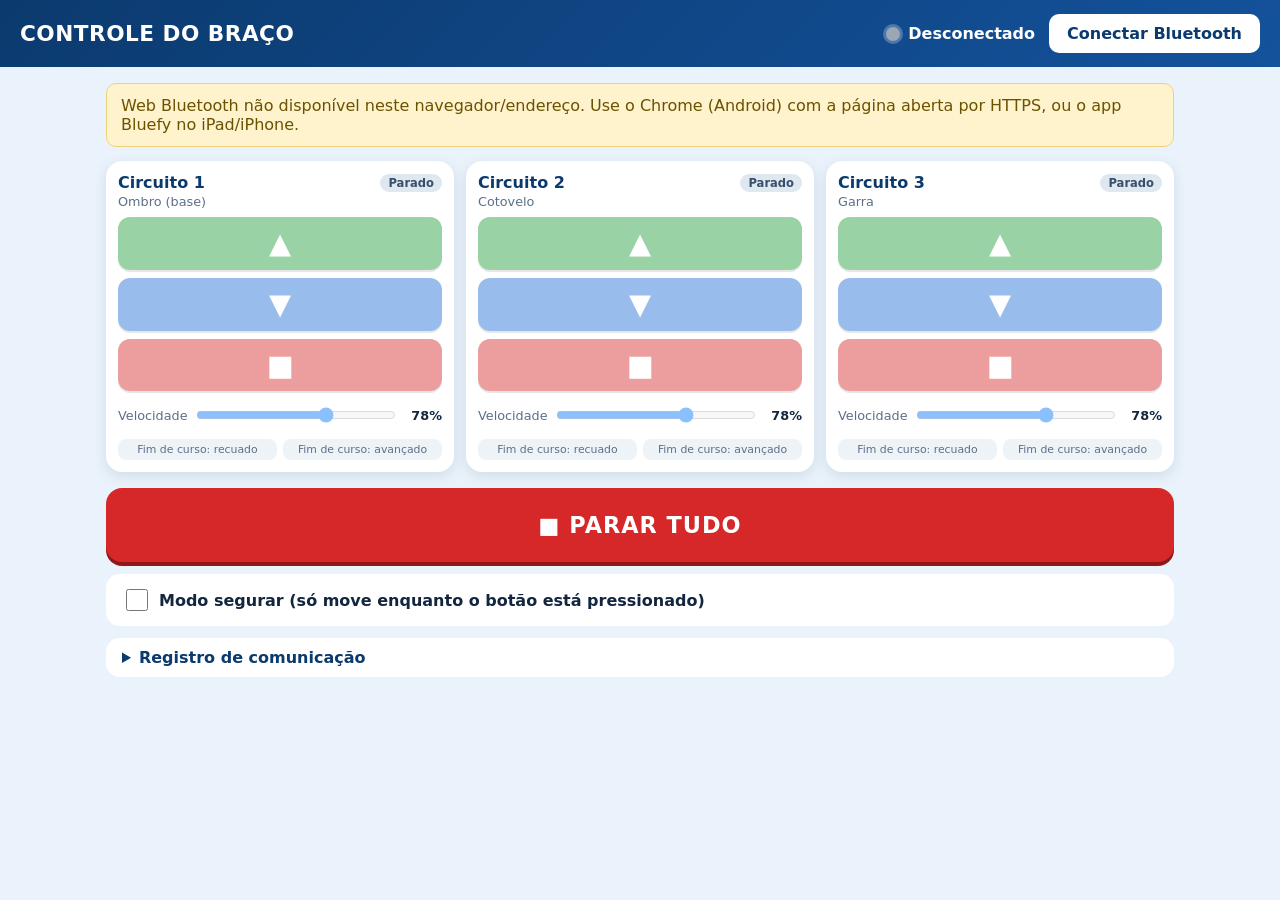
<file: ASP/Claude-ESP32/index.html>
<!doctype html>
<html lang="pt-BR">
<head>
<meta charset="utf-8">
<meta name="viewport" content="width=device-width, initial-scale=1, maximum-scale=1, user-scalable=no">
<meta name="theme-color" content="#0b3a6e">
<title>Controle do Braço</title>
<style>
  :root {
    --azul-escuro: #0b3a6e;
    --azul: #1d6fd8;
    --verde: #1f9d3a;
    --vermelho: #d62828;
    --fundo: #eaf3fb;
    --card: #ffffff;
    --texto: #12263f;
    --suave: #5b7088;
  }
  * { box-sizing: border-box; -webkit-tap-highlight-color: transparent; }
  html, body { margin: 0; background: var(--fundo); color: var(--texto);
    font-family: system-ui, -apple-system, "Segoe UI", Roboto, sans-serif; }
  body { min-height: 100vh; user-select: none; -webkit-user-select: none; }

  header { background: linear-gradient(135deg, var(--azul-escuro), #14529c); color: #fff;
    padding: 14px 20px; display: flex; align-items: center; gap: 14px; flex-wrap: wrap; }
  header h1 { margin: 0; font-size: 1.35rem; letter-spacing: .5px; flex: 1 1 auto; }
  .status { display: flex; align-items: center; gap: 8px; font-weight: 600; }
  .dot { width: 14px; height: 14px; border-radius: 50%; background: #9aa7b5; box-shadow: 0 0 0 3px rgba(255,255,255,.25); }
  .dot.on { background: #35d05a; }
  .dot.wait { background: #f4b400; }

  button { font: inherit; border: 0; cursor: pointer; touch-action: manipulation; }
  #btnConectar { background: #fff; color: var(--azul-escuro); padding: 10px 18px; border-radius: 10px; font-weight: 700; }
  #btnConectar:active { transform: scale(.97); }

  main { padding: 16px; max-width: 1100px; margin: 0 auto; }
  .aviso { background: #fff3cd; border: 1px solid #f0d27a; color: #6b5200; padding: 12px 14px;
    border-radius: 10px; margin-bottom: 14px; display: none; }

  .grade { display: grid; grid-template-columns: repeat(3, minmax(0, 1fr)); gap: 12px; }
  .card { background: var(--card); border-radius: 16px; padding: 12px; box-shadow: 0 4px 14px rgba(11,58,110,.12); min-width: 0; }
  .card h2 { margin: 0 0 2px; font-size: 1rem; color: var(--azul-escuro); display: flex; justify-content: space-between; align-items: center; gap: 6px; flex-wrap: wrap; }
  .nome { font-size: .8rem; color: var(--suave); margin-bottom: 6px; }
  .badge { font-size: .72rem; padding: 2px 8px; border-radius: 999px; background: #dfe7ef; color: #38506b; font-weight: 700; }
  .badge.f { background: #cfeed6; color: #11662a; }
  .badge.r { background: #cfe0fa; color: #134a9a; }

  .botoes { display: flex; flex-direction: column; gap: 8px; margin: 8px 0; }
  .botoes button { padding: 12px 8px; border-radius: 12px; color: #fff; font-weight: 800; font-size: .95rem;
    box-shadow: 0 2px 0 rgba(0,0,0,.2); display: flex; align-items: center; justify-content: center; gap: 8px; }
  .botoes button:active, .botoes button.ativo { transform: translateY(2px); box-shadow: none; filter: brightness(1.12); }
  .b-f { background: var(--verde); }
  .b-r { background: var(--azul); }
  .b-s { background: var(--vermelho); }
  .botoes button small { display: inline-block; font-size: 1.8rem; line-height: 1; margin: 0; pointer-events: none; }

  .vel { display: flex; align-items: center; gap: 6px; font-size: .8rem; color: var(--suave); }
  .vel input { flex: 1; min-width: 0; height: 28px; }
  .vel b { min-width: 38px; text-align: right; color: var(--texto); }

  .limites { display: flex; gap: 6px; margin-top: 8px; font-size: .68rem; }
  .lim { flex: 1; text-align: center; padding: 4px 2px; border-radius: 8px; background: #eef3f8; color: var(--suave); }
  .lim.hit { background: #fde2e2; color: #a01616; font-weight: 700; }

  .rodape { margin-top: 16px; display: grid; grid-template-columns: 1fr; gap: 12px; }
  #btnParaTudo { background: var(--vermelho); color: #fff; padding: 24px; border-radius: 16px;
    font-size: 1.4rem; font-weight: 900; letter-spacing: 1px; box-shadow: 0 4px 0 #8f1717; }
  #btnParaTudo:active { transform: translateY(3px); box-shadow: none; }
  .opcoes { background: var(--card); border-radius: 14px; padding: 12px 16px; display: flex; gap: 20px; flex-wrap: wrap; align-items: center; }
  .opcoes label { display: flex; gap: 8px; align-items: center; font-weight: 600; }
  .opcoes input[type=checkbox] { width: 22px; height: 22px; }

  details { background: var(--card); border-radius: 14px; padding: 10px 16px; }
  summary { cursor: pointer; font-weight: 700; color: var(--azul-escuro); }
  #log { font-family: ui-monospace, Menlo, Consolas, monospace; font-size: .8rem; max-height: 180px; overflow: auto;
    margin-top: 8px; white-space: pre-wrap; user-select: text; -webkit-user-select: text; color: #26415f; }
  #log .err { color: #b3261e; }
  #log .rx { color: #0f6b2c; }

  body.desconectado .botoes button, body.desconectado .vel input { opacity: .45; }
</style>
</head>
<body class="desconectado">

<header>
  <h1>CONTROLE DO BRAÇO</h1>
  <div class="status"><span class="dot" id="dot"></span><span id="txtStatus">Desconectado</span></div>
  <button id="btnConectar">Conectar Bluetooth</button>
</header>

<main>
  <div class="aviso" id="aviso"></div>

  <section class="grade" id="grade"></section>

  <section class="rodape">
    <button id="btnParaTudo">■ PARAR TUDO</button>
    <div class="opcoes">
      <label><input type="checkbox" id="chkSegurar"> Modo segurar (só move enquanto o botão está pressionado)</label>
    </div>
    <details>
      <summary>Registro de comunicação</summary>
      <div id="log"></div>
    </details>
  </section>
</main>

<script>
(() => {
  'use strict';

  // ---- Configuração -------------------------------------------------
  // Nordic UART Service, o mesmo configurado no firmware do ESP32
  const SERVICE_UUID  = '6e400001-b5a3-f393-e0a9-e50e24dcca9e';
  const CHAR_RX_UUID  = '6e400002-b5a3-f393-e0a9-e50e24dcca9e';   // tablet -> ESP32 (escrita)
  const CHAR_TX_UUID  = '6e400003-b5a3-f393-e0a9-e50e24dcca9e';   // ESP32 -> tablet (notificação)
  const NOME_BLE      = 'Braco';                                  // nome anunciado pelo ESP32
  const NOMES = ['Ombro (base)', 'Cotovelo', 'Garra'];   // edite como preferir
  const HEARTBEAT_MS = 500;             // o Arduino para tudo se ficar ~1,5 s sem sinal

  // ---- Estado --------------------------------------------------------
  let device = null, characteristic = null, txChar = null;
  let fila = Promise.resolve();
  let rxBuf = '';
  let heartbeat = null;
  const motores = NOMES.map(() => ({ dir: 0, pwm: 200, fcMin: false, fcMax: false }));

  const $ = (id) => document.getElementById(id);
  const grade = $('grade');

  // ---- Interface -------------------------------------------------------
  NOMES.forEach((nome, i) => {
    const n = i + 1;
    const card = document.createElement('div');
    card.className = 'card';
    card.innerHTML = `
      <h2>Circuito ${n} <span class="badge" id="badge${n}">Parado</span></h2>
      <div class="nome">${nome}</div>
      <div class="botoes">
        <button class="b-f" data-m="${n}" data-c="F" aria-label="Avançar" title="Avançar"><small>▲</small></button>
        <button class="b-r" data-m="${n}" data-c="R" aria-label="Recuar" title="Recuar"><small>▼</small></button>
        <button class="b-s" data-m="${n}" data-c="S" aria-label="Parar" title="Parar"><small>■</small></button>
      </div>
      <div class="vel">Velocidade
        <input type="range" min="35" max="100" value="78" id="vel${n}">
        <b id="velTxt${n}">78%</b>
      </div>
      <div class="limites">
        <div class="lim" id="limMin${n}">Fim de curso: recuado</div>
        <div class="lim" id="limMax${n}">Fim de curso: avançado</div>
      </div>`;
    grade.appendChild(card);
  });

  function atualizarUI(n) {
    const m = motores[n - 1];
    const b = $('badge' + n);
    b.className = 'badge' + (m.dir > 0 ? ' f' : m.dir < 0 ? ' r' : '');
    b.textContent = m.dir > 0 ? 'Avançando' : m.dir < 0 ? 'Recuando' : 'Parado';
    $('limMin' + n).classList.toggle('hit', m.fcMin);
    $('limMax' + n).classList.toggle('hit', m.fcMax);
    document.querySelectorAll(`button[data-m="${n}"]`).forEach(btn => {
      const c = btn.dataset.c;
      btn.classList.toggle('ativo', (c === 'F' && m.dir > 0) || (c === 'R' && m.dir < 0));
    });
  }

  function setStatus(estado, texto) {
    $('dot').className = 'dot ' + estado;
    $('txtStatus').textContent = texto;
    document.body.classList.toggle('desconectado', estado !== 'on');
    $('btnConectar').textContent = estado === 'on' ? 'Desconectar' : 'Conectar Bluetooth';
  }

  function log(msg, cls = '') {
    const l = $('log');
    const linha = document.createElement('div');
    if (cls) linha.className = cls;
    linha.textContent = new Date().toLocaleTimeString('pt-BR') + '  ' + msg;
    l.appendChild(linha);
    while (l.childNodes.length > 150) l.removeChild(l.firstChild);
    l.scrollTop = l.scrollHeight;
  }

  function mostrarAviso(txt) {
    const a = $('aviso');
    a.textContent = txt;
    a.style.display = txt ? 'block' : 'none';
  }

  // ---- Envio (fila: BLE só aceita uma operação por vez) -----------------
  function enviar(cmd) {
    if (!characteristic) return Promise.resolve();
    const dados = new TextEncoder().encode(cmd + '\n');
    fila = fila
      .then(() => characteristic.writeValueWithoutResponse
        ? characteristic.writeValueWithoutResponse(dados)
        : characteristic.writeValue(dados))
      .catch(e => log('Erro ao enviar "' + cmd + '": ' + e.message, 'err'));
    if (cmd !== 'H') log('→ ' + cmd);
    return fila;
  }

  // ---- Recepção ---------------------------------------------------------
  function aoReceber(ev) {
    rxBuf += new TextDecoder().decode(ev.target.value);
    let idx;
    while ((idx = rxBuf.search(/[\r\n]/)) >= 0) {
      const linha = rxBuf.slice(0, idx).trim();
      rxBuf = rxBuf.slice(idx + 1);
      if (linha) tratar(linha);
    }
  }

  function tratar(linha) {
    log('← ' + linha, 'rx');
    const p = linha.split(':');
    if (p[0] === 'ST' && p.length >= 6) {
      const n = parseInt(p[1], 10);
      const m = motores[n - 1];
      if (!m) return;
      m.dir = parseInt(p[2], 10);
      m.pwm = parseInt(p[3], 10);
      m.fcMin = p[4] === '1';
      m.fcMax = p[5] === '1';
      atualizarUI(n);
    } else if (p[0] === 'LIM') {
      mostrarAviso('Circuito ' + p[1] + ' parou: fim de curso ' + (p[2] === 'MAX' ? 'avançado' : 'recuado') + ' atingido.');
    } else if (p[0] === 'WD') {
      mostrarAviso('Motores parados por perda de comunicação.');
    } else if (p[0] === 'TMAX') {
      mostrarAviso('Circuito ' + p[1] + ' parou: tempo máximo de funcionamento contínuo.');
    }
  }

  // ---- Conexão ----------------------------------------------------------
  async function conectar() {
    if (!navigator.bluetooth) {
      mostrarAviso('Este navegador não suporta Web Bluetooth. Use o Google Chrome no Android (ou o app Bluefy no iPad/iPhone) e abra a página por HTTPS.');
      return;
    }
    try {
      mostrarAviso('');
      setStatus('wait', 'Procurando…');
      device = await navigator.bluetooth.requestDevice({
        filters: [{ services: [SERVICE_UUID] }, { namePrefix: NOME_BLE }],
        optionalServices: [SERVICE_UUID]
      });
      device.addEventListener('gattserverdisconnected', aoDesconectar);
      setStatus('wait', 'Conectando…');
      const server  = await device.gatt.connect();
      const service = await server.getPrimaryService(SERVICE_UUID);
      characteristic = await service.getCharacteristic(CHAR_RX_UUID);   // escrita
      txChar = await service.getCharacteristic(CHAR_TX_UUID);           // notificações
      await txChar.startNotifications();
      txChar.addEventListener('characteristicvaluechanged', aoReceber);

      setStatus('on', 'Conectado' + (device.name ? ' · ' + device.name : ''));
      log('Conectado a ' + (device.name || 'dispositivo'));
      heartbeat = setInterval(() => enviar('H'), HEARTBEAT_MS);
      await enviar('X');   // começa sempre parado
      await enviar('?');
    } catch (e) {
      log('Falha ao conectar: ' + e.message, 'err');
      setStatus('', 'Desconectado');
      if (e.name !== 'NotFoundError') mostrarAviso('Não foi possível conectar: ' + e.message);
      limpar();
    }
  }

  function limpar() {
    clearInterval(heartbeat); heartbeat = null;
    characteristic = null;
    txChar = null;
    fila = Promise.resolve();
    motores.forEach((m, i) => { m.dir = 0; m.fcMin = m.fcMax = false; atualizarUI(i + 1); });
  }

  function aoDesconectar() {
    log('Bluetooth desconectado', 'err');
    setStatus('', 'Desconectado');
    limpar();
  }

  async function desconectar() {
    try { await enviar('X'); } catch (_) {}
    if (device && device.gatt.connected) device.gatt.disconnect();
  }

  $('btnConectar').addEventListener('click', () => {
    if (device && device.gatt && device.gatt.connected) desconectar(); else conectar();
  });

  // ---- Comandos dos botões ---------------------------------------------
  const modoSegurar = () => $('chkSegurar').checked;

  grade.addEventListener('pointerdown', (ev) => {
    const btn = ev.target.closest('button[data-m]');
    if (!btn) return;
    ev.preventDefault();
    btn.setPointerCapture && btn.setPointerCapture(ev.pointerId);
    enviar(`M${btn.dataset.m}:${btn.dataset.c}`);
  });

  const soltar = (ev) => {
    if (!modoSegurar()) return;
    const btn = ev.target.closest && ev.target.closest('button[data-m]');
    if (!btn || btn.dataset.c === 'S') return;
    enviar(`M${btn.dataset.m}:S`);
  };
  grade.addEventListener('pointerup', soltar);
  grade.addEventListener('pointercancel', soltar);

  // velocidade (com pequeno atraso para não inundar o Bluetooth)
  const temporizadores = {};
  NOMES.forEach((_, i) => {
    const n = i + 1;
    $('vel' + n).addEventListener('input', (e) => {
      const pct = parseInt(e.target.value, 10);
      $('velTxt' + n).textContent = pct + '%';
      clearTimeout(temporizadores[n]);
      temporizadores[n] = setTimeout(() => enviar(`M${n}:V${Math.round(pct * 2.55)}`), 150);
    });
  });

  // parada geral
  $('btnParaTudo').addEventListener('pointerdown', (e) => { e.preventDefault(); enviar('X'); enviar('X'); });

  // segurança: se a tela sair de foco ou a página fechar, para tudo
  document.addEventListener('visibilitychange', () => { if (document.hidden) enviar('X'); });
  window.addEventListener('pagehide', () => enviar('X'));
  document.addEventListener('contextmenu', e => e.preventDefault());

  if (!navigator.bluetooth) {
    mostrarAviso('Web Bluetooth não disponível neste navegador/endereço. Use o Chrome (Android) com a página aberta por HTTPS, ou o app Bluefy no iPad/iPhone.');
  }
})();
</script>
</body>
</html>
</file>
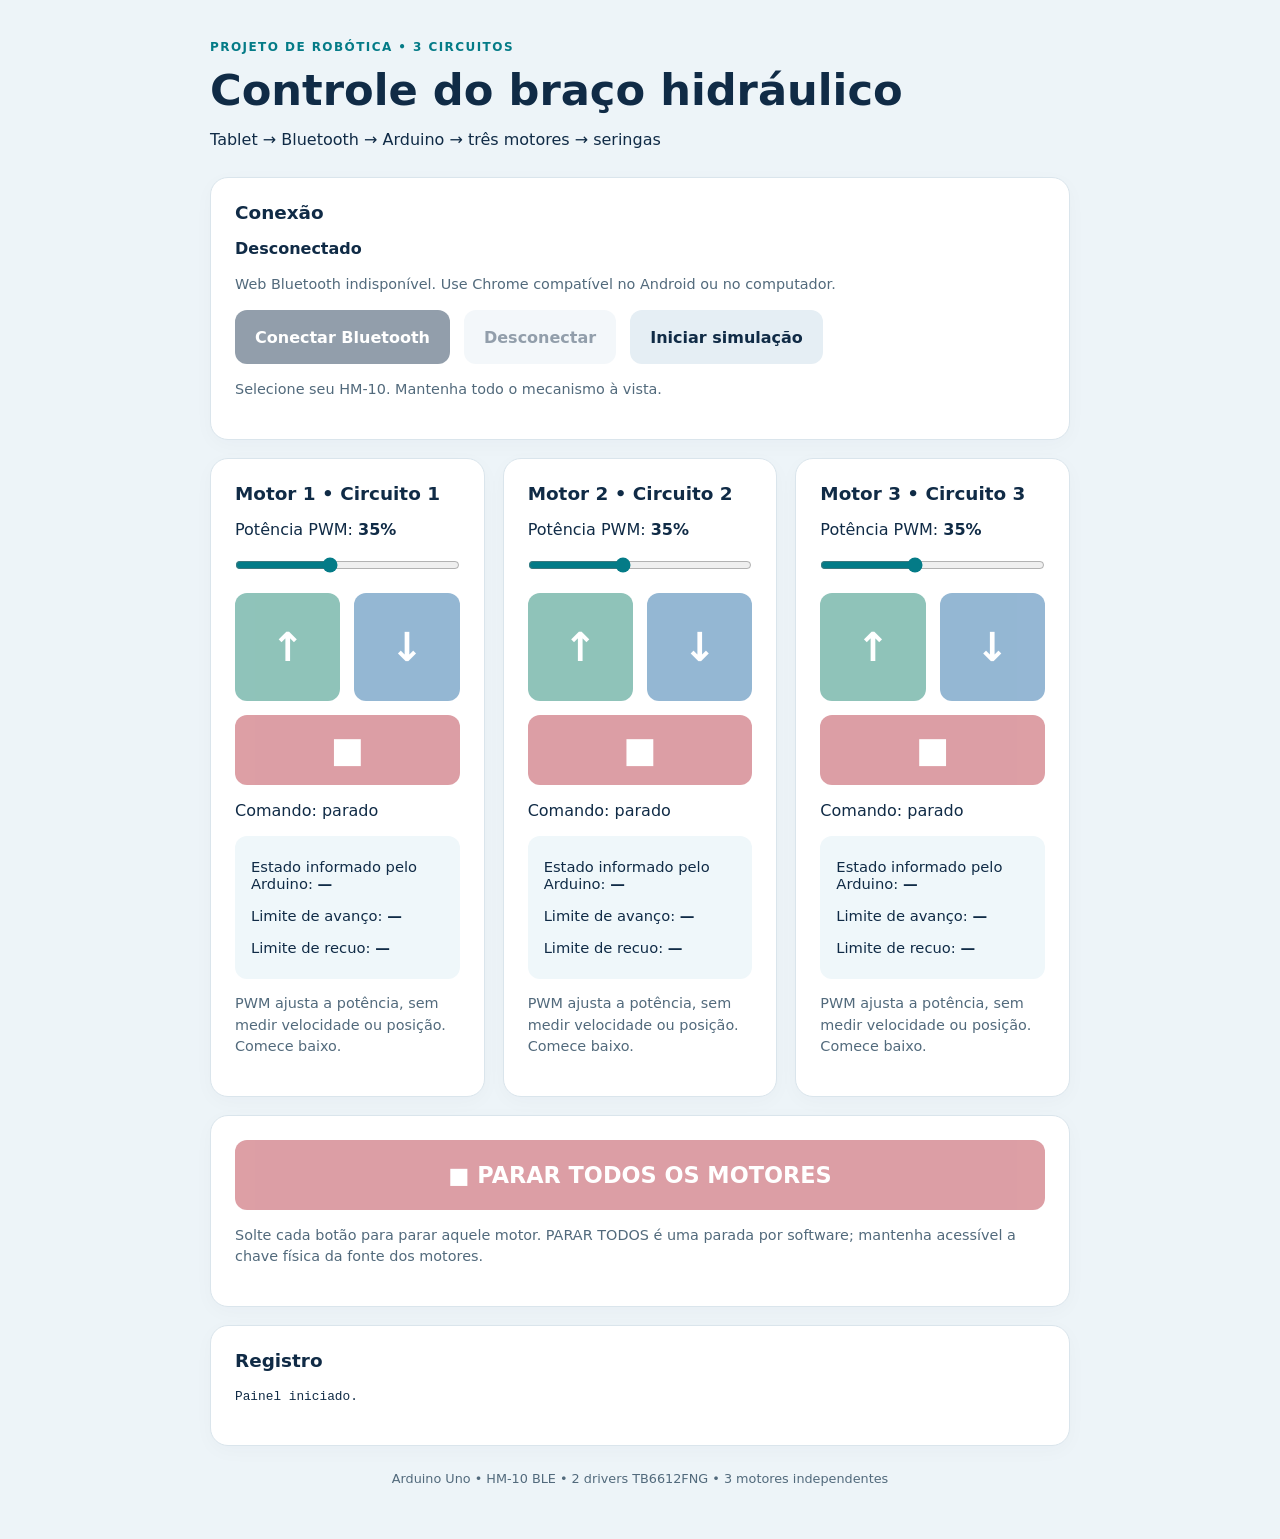
<file: Claude-ProjetoFinal/web/index.html>
<!doctype html>
<html lang="pt-BR">
  <head>
    <meta charset="utf-8" />
    <meta name="viewport" content="width=device-width, initial-scale=1" />
    <meta name="theme-color" content="#102b46" />
    <title>Controle de três motores</title>
    <link rel="stylesheet" href="style.css" />
    <script src="app.js" defer></script>
  </head>
  <body>
    <main>
      <header>
        <p class="eyebrow">PROJETO DE ROBÓTICA • 3 CIRCUITOS</p>
        <h1>Controle do braço hidráulico</h1>
        <p>Tablet → Bluetooth → Arduino → três motores → seringas</p>
      </header>
      <section class="card" aria-labelledby="connectionTitle">
        <h2 id="connectionTitle">Conexão</h2>
        <p id="connection" role="status">Desconectado</p>
        <p id="support" class="hint"></p>
        <div class="row">
          <button id="connect">Conectar Bluetooth</button
          ><button id="disconnect" class="secondary" disabled>
            Desconectar</button
          ><button id="simulate" class="secondary" type="button">
            Iniciar simulação
          </button>
        </div>
        <p id="simulationNotice" class="simulation-notice" hidden>
          Simulação ilustrativa ativa. Nenhum motor físico será acionado.
        </p>
        <p class="hint">
          Selecione seu HM-10. Mantenha todo o mecanismo à vista.
        </p>
      </section>
      <div id="motors"></div>
      <section class="card">
        <button id="stopAll" class="stop" disabled>
          ■ PARAR TODOS OS MOTORES
        </button>
        <p class="hint">
          Solte cada botão para parar aquele motor. PARAR TODOS é uma parada por
          software; mantenha acessível a chave física da fonte dos motores.
        </p>
      </section>
      <section class="card">
        <h2>Registro</h2>
        <pre id="log" aria-live="polite">Painel iniciado.</pre>
      </section>
      <footer>
        Arduino Uno • HM-10 BLE • 2 drivers TB6612FNG • 3 motores independentes
      </footer>
    </main>
  </body>
</html>
</file>
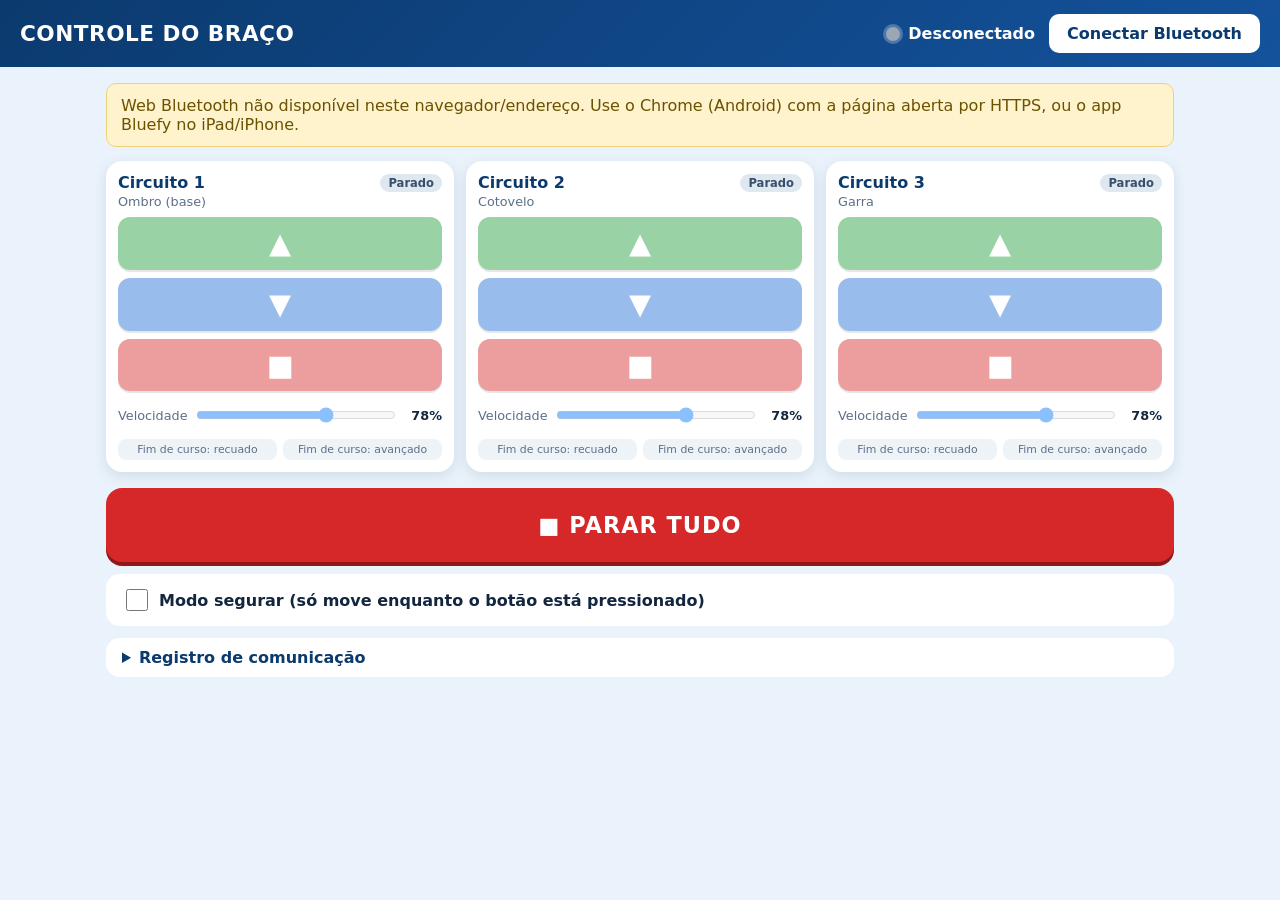
<file: GPT-ProjetoFinal/index_1.html>
<!doctype html>
<html lang="pt-BR">
<head>
<meta charset="utf-8">
<meta name="viewport" content="width=device-width, initial-scale=1, maximum-scale=1, user-scalable=no">
<meta name="theme-color" content="#0b3a6e">
<title>Controle do Braço</title>
<style>
  :root {
    --azul-escuro: #0b3a6e;
    --azul: #1d6fd8;
    --verde: #1f9d3a;
    --vermelho: #d62828;
    --fundo: #eaf3fb;
    --card: #ffffff;
    --texto: #12263f;
    --suave: #5b7088;
  }
  * { box-sizing: border-box; -webkit-tap-highlight-color: transparent; }
  html, body { margin: 0; background: var(--fundo); color: var(--texto);
    font-family: system-ui, -apple-system, "Segoe UI", Roboto, sans-serif; }
  body { min-height: 100vh; user-select: none; -webkit-user-select: none; }

  header { background: linear-gradient(135deg, var(--azul-escuro), #14529c); color: #fff;
    padding: 14px 20px; display: flex; align-items: center; gap: 14px; flex-wrap: wrap; }
  header h1 { margin: 0; font-size: 1.35rem; letter-spacing: .5px; flex: 1 1 auto; }
  .status { display: flex; align-items: center; gap: 8px; font-weight: 600; }
  .dot { width: 14px; height: 14px; border-radius: 50%; background: #9aa7b5; box-shadow: 0 0 0 3px rgba(255,255,255,.25); }
  .dot.on { background: #35d05a; }
  .dot.wait { background: #f4b400; }

  button { font: inherit; border: 0; cursor: pointer; touch-action: manipulation; }
  #btnConectar { background: #fff; color: var(--azul-escuro); padding: 10px 18px; border-radius: 10px; font-weight: 700; }
  #btnConectar:active { transform: scale(.97); }

  main { padding: 16px; max-width: 1100px; margin: 0 auto; }
  .aviso { background: #fff3cd; border: 1px solid #f0d27a; color: #6b5200; padding: 12px 14px;
    border-radius: 10px; margin-bottom: 14px; display: none; }

  .grade { display: grid; grid-template-columns: repeat(3, minmax(0, 1fr)); gap: 12px; }
  .card { background: var(--card); border-radius: 16px; padding: 12px; box-shadow: 0 4px 14px rgba(11,58,110,.12); min-width: 0; }
  .card h2 { margin: 0 0 2px; font-size: 1rem; color: var(--azul-escuro); display: flex; justify-content: space-between; align-items: center; gap: 6px; flex-wrap: wrap; }
  .nome { font-size: .8rem; color: var(--suave); margin-bottom: 6px; }
  .badge { font-size: .72rem; padding: 2px 8px; border-radius: 999px; background: #dfe7ef; color: #38506b; font-weight: 700; }
  .badge.f { background: #cfeed6; color: #11662a; }
  .badge.r { background: #cfe0fa; color: #134a9a; }

  .botoes { display: flex; flex-direction: column; gap: 8px; margin: 8px 0; }
  .botoes button { padding: 12px 8px; border-radius: 12px; color: #fff; font-weight: 800; font-size: .95rem;
    box-shadow: 0 2px 0 rgba(0,0,0,.2); display: flex; align-items: center; justify-content: center; gap: 8px; }
  .botoes button:active, .botoes button.ativo { transform: translateY(2px); box-shadow: none; filter: brightness(1.12); }
  .b-f { background: var(--verde); }
  .b-r { background: var(--azul); }
  .b-s { background: var(--vermelho); }
  .botoes button small { display: inline-block; font-size: 1.8rem; line-height: 1; margin: 0; pointer-events: none; }

  .vel { display: flex; align-items: center; gap: 6px; font-size: .8rem; color: var(--suave); }
  .vel input { flex: 1; min-width: 0; height: 28px; }
  .vel b { min-width: 38px; text-align: right; color: var(--texto); }

  .limites { display: flex; gap: 6px; margin-top: 8px; font-size: .68rem; }
  .lim { flex: 1; text-align: center; padding: 4px 2px; border-radius: 8px; background: #eef3f8; color: var(--suave); }
  .lim.hit { background: #fde2e2; color: #a01616; font-weight: 700; }

  .rodape { margin-top: 16px; display: grid; grid-template-columns: 1fr; gap: 12px; }
  #btnParaTudo { background: var(--vermelho); color: #fff; padding: 24px; border-radius: 16px;
    font-size: 1.4rem; font-weight: 900; letter-spacing: 1px; box-shadow: 0 4px 0 #8f1717; }
  #btnParaTudo:active { transform: translateY(3px); box-shadow: none; }
  .opcoes { background: var(--card); border-radius: 14px; padding: 12px 16px; display: flex; gap: 20px; flex-wrap: wrap; align-items: center; }
  .opcoes label { display: flex; gap: 8px; align-items: center; font-weight: 600; }
  .opcoes input[type=checkbox] { width: 22px; height: 22px; }

  details { background: var(--card); border-radius: 14px; padding: 10px 16px; }
  summary { cursor: pointer; font-weight: 700; color: var(--azul-escuro); }
  #log { font-family: ui-monospace, Menlo, Consolas, monospace; font-size: .8rem; max-height: 180px; overflow: auto;
    margin-top: 8px; white-space: pre-wrap; user-select: text; -webkit-user-select: text; color: #26415f; }
  #log .err { color: #b3261e; }
  #log .rx { color: #0f6b2c; }

  body.desconectado .botoes button, body.desconectado .vel input { opacity: .45; }
</style>
</head>
<body class="desconectado">

<header>
  <h1>CONTROLE DO BRAÇO</h1>
  <div class="status"><span class="dot" id="dot"></span><span id="txtStatus">Desconectado</span></div>
  <button id="btnConectar">Conectar Bluetooth</button>
</header>

<main>
  <div class="aviso" id="aviso"></div>

  <section class="grade" id="grade"></section>

  <section class="rodape">
    <button id="btnParaTudo">■ PARAR TUDO</button>
    <div class="opcoes">
      <label><input type="checkbox" id="chkSegurar"> Modo segurar (só move enquanto o botão está pressionado)</label>
    </div>
    <details>
      <summary>Registro de comunicação</summary>
      <div id="log"></div>
    </details>
  </section>
</main>

<script>
(() => {
  'use strict';

  // ---- Configuração -------------------------------------------------
  const SERVICE_UUID = 0xFFE0;          // serviço padrão dos módulos HM-10 / AT-09 / BT-05
  const CHAR_UUID    = 0xFFE1;          // característica TX/RX
  const NOMES = ['Ombro (base)', 'Cotovelo', 'Garra'];   // edite como preferir
  const HEARTBEAT_MS = 500;             // o Arduino para tudo se ficar ~1,5 s sem sinal

  // ---- Estado --------------------------------------------------------
  let device = null, characteristic = null;
  let fila = Promise.resolve();
  let rxBuf = '';
  let heartbeat = null;
  const motores = NOMES.map(() => ({ dir: 0, pwm: 200, fcMin: false, fcMax: false }));

  const $ = (id) => document.getElementById(id);
  const grade = $('grade');

  // ---- Interface -------------------------------------------------------
  NOMES.forEach((nome, i) => {
    const n = i + 1;
    const card = document.createElement('div');
    card.className = 'card';
    card.innerHTML = `
      <h2>Circuito ${n} <span class="badge" id="badge${n}">Parado</span></h2>
      <div class="nome">${nome}</div>
      <div class="botoes">
        <button class="b-f" data-m="${n}" data-c="F" aria-label="Avançar" title="Avançar"><small>▲</small></button>
        <button class="b-r" data-m="${n}" data-c="R" aria-label="Recuar" title="Recuar"><small>▼</small></button>
        <button class="b-s" data-m="${n}" data-c="S" aria-label="Parar" title="Parar"><small>■</small></button>
      </div>
      <div class="vel">Velocidade
        <input type="range" min="35" max="100" value="78" id="vel${n}">
        <b id="velTxt${n}">78%</b>
      </div>
      <div class="limites">
        <div class="lim" id="limMin${n}">Fim de curso: recuado</div>
        <div class="lim" id="limMax${n}">Fim de curso: avançado</div>
      </div>`;
    grade.appendChild(card);
  });

  function atualizarUI(n) {
    const m = motores[n - 1];
    const b = $('badge' + n);
    b.className = 'badge' + (m.dir > 0 ? ' f' : m.dir < 0 ? ' r' : '');
    b.textContent = m.dir > 0 ? 'Avançando' : m.dir < 0 ? 'Recuando' : 'Parado';
    $('limMin' + n).classList.toggle('hit', m.fcMin);
    $('limMax' + n).classList.toggle('hit', m.fcMax);
    document.querySelectorAll(`button[data-m="${n}"]`).forEach(btn => {
      const c = btn.dataset.c;
      btn.classList.toggle('ativo', (c === 'F' && m.dir > 0) || (c === 'R' && m.dir < 0));
    });
  }

  function setStatus(estado, texto) {
    $('dot').className = 'dot ' + estado;
    $('txtStatus').textContent = texto;
    document.body.classList.toggle('desconectado', estado !== 'on');
    $('btnConectar').textContent = estado === 'on' ? 'Desconectar' : 'Conectar Bluetooth';
  }

  function log(msg, cls = '') {
    const l = $('log');
    const linha = document.createElement('div');
    if (cls) linha.className = cls;
    linha.textContent = new Date().toLocaleTimeString('pt-BR') + '  ' + msg;
    l.appendChild(linha);
    while (l.childNodes.length > 150) l.removeChild(l.firstChild);
    l.scrollTop = l.scrollHeight;
  }

  function mostrarAviso(txt) {
    const a = $('aviso');
    a.textContent = txt;
    a.style.display = txt ? 'block' : 'none';
  }

  // ---- Envio (fila: BLE só aceita uma operação por vez) -----------------
  function enviar(cmd) {
    if (!characteristic) return Promise.resolve();
    const dados = new TextEncoder().encode(cmd + '\n');
    fila = fila
      .then(() => characteristic.writeValueWithoutResponse
        ? characteristic.writeValueWithoutResponse(dados)
        : characteristic.writeValue(dados))
      .catch(e => log('Erro ao enviar "' + cmd + '": ' + e.message, 'err'));
    if (cmd !== 'H') log('→ ' + cmd);
    return fila;
  }

  // ---- Recepção ---------------------------------------------------------
  function aoReceber(ev) {
    rxBuf += new TextDecoder().decode(ev.target.value);
    let idx;
    while ((idx = rxBuf.search(/[\r\n]/)) >= 0) {
      const linha = rxBuf.slice(0, idx).trim();
      rxBuf = rxBuf.slice(idx + 1);
      if (linha) tratar(linha);
    }
  }

  function tratar(linha) {
    log('← ' + linha, 'rx');
    const p = linha.split(':');
    if (p[0] === 'ST' && p.length >= 6) {
      const n = parseInt(p[1], 10);
      const m = motores[n - 1];
      if (!m) return;
      m.dir = parseInt(p[2], 10);
      m.pwm = parseInt(p[3], 10);
      m.fcMin = p[4] === '1';
      m.fcMax = p[5] === '1';
      atualizarUI(n);
    } else if (p[0] === 'LIM') {
      mostrarAviso('Circuito ' + p[1] + ' parou: fim de curso ' + (p[2] === 'MAX' ? 'avançado' : 'recuado') + ' atingido.');
    } else if (p[0] === 'WD') {
      mostrarAviso('Motores parados por perda de comunicação.');
    } else if (p[0] === 'TMAX') {
      mostrarAviso('Circuito ' + p[1] + ' parou: tempo máximo de funcionamento contínuo.');
    }
  }

  // ---- Conexão ----------------------------------------------------------
  async function conectar() {
    if (!navigator.bluetooth) {
      mostrarAviso('Este navegador não suporta Web Bluetooth. Use o Google Chrome no Android (ou o app Bluefy no iPad/iPhone) e abra a página por HTTPS.');
      return;
    }
    try {
      mostrarAviso('');
      setStatus('wait', 'Procurando…');
      device = await navigator.bluetooth.requestDevice({
        acceptAllDevices: true,
        optionalServices: [SERVICE_UUID]
      });
      device.addEventListener('gattserverdisconnected', aoDesconectar);
      setStatus('wait', 'Conectando…');
      const server  = await device.gatt.connect();
      const service = await server.getPrimaryService(SERVICE_UUID);
      characteristic = await service.getCharacteristic(CHAR_UUID);
      await characteristic.startNotifications();
      characteristic.addEventListener('characteristicvaluechanged', aoReceber);

      setStatus('on', 'Conectado' + (device.name ? ' · ' + device.name : ''));
      log('Conectado a ' + (device.name || 'dispositivo'));
      heartbeat = setInterval(() => enviar('H'), HEARTBEAT_MS);
      await enviar('X');   // começa sempre parado
      await enviar('?');
    } catch (e) {
      log('Falha ao conectar: ' + e.message, 'err');
      setStatus('', 'Desconectado');
      if (e.name !== 'NotFoundError') mostrarAviso('Não foi possível conectar: ' + e.message);
      limpar();
    }
  }

  function limpar() {
    clearInterval(heartbeat); heartbeat = null;
    characteristic = null;
    fila = Promise.resolve();
    motores.forEach((m, i) => { m.dir = 0; m.fcMin = m.fcMax = false; atualizarUI(i + 1); });
  }

  function aoDesconectar() {
    log('Bluetooth desconectado', 'err');
    setStatus('', 'Desconectado');
    limpar();
  }

  async function desconectar() {
    try { await enviar('X'); } catch (_) {}
    if (device && device.gatt.connected) device.gatt.disconnect();
  }

  $('btnConectar').addEventListener('click', () => {
    if (device && device.gatt && device.gatt.connected) desconectar(); else conectar();
  });

  // ---- Comandos dos botões ---------------------------------------------
  const modoSegurar = () => $('chkSegurar').checked;

  grade.addEventListener('pointerdown', (ev) => {
    const btn = ev.target.closest('button[data-m]');
    if (!btn) return;
    ev.preventDefault();
    btn.setPointerCapture && btn.setPointerCapture(ev.pointerId);
    enviar(`M${btn.dataset.m}:${btn.dataset.c}`);
  });

  const soltar = (ev) => {
    if (!modoSegurar()) return;
    const btn = ev.target.closest && ev.target.closest('button[data-m]');
    if (!btn || btn.dataset.c === 'S') return;
    enviar(`M${btn.dataset.m}:S`);
  };
  grade.addEventListener('pointerup', soltar);
  grade.addEventListener('pointercancel', soltar);

  // velocidade (com pequeno atraso para não inundar o Bluetooth)
  const temporizadores = {};
  NOMES.forEach((_, i) => {
    const n = i + 1;
    $('vel' + n).addEventListener('input', (e) => {
      const pct = parseInt(e.target.value, 10);
      $('velTxt' + n).textContent = pct + '%';
      clearTimeout(temporizadores[n]);
      temporizadores[n] = setTimeout(() => enviar(`M${n}:V${Math.round(pct * 2.55)}`), 150);
    });
  });

  // parada geral
  $('btnParaTudo').addEventListener('pointerdown', (e) => { e.preventDefault(); enviar('X'); enviar('X'); });

  // segurança: se a tela sair de foco ou a página fechar, para tudo
  document.addEventListener('visibilitychange', () => { if (document.hidden) enviar('X'); });
  window.addEventListener('pagehide', () => enviar('X'));
  document.addEventListener('contextmenu', e => e.preventDefault());

  if (!navigator.bluetooth) {
    mostrarAviso('Web Bluetooth não disponível neste navegador/endereço. Use o Chrome (Android) com a página aberta por HTTPS, ou o app Bluefy no iPad/iPhone.');
  }
})();
</script>
</body>
</html>
</file>
<file: Claude-ProjetoFinal/web/style.css>
#motors {
  display: grid;
  grid-template-columns: repeat(3, minmax(0, 1fr));
  gap: 18px;
  margin-bottom: 18px;
}
#motors > .card {
  margin: 0;
}
:root {
  color-scheme: light;
  font-family:
    system-ui,
    -apple-system,
    Segoe UI,
    sans-serif;
  color: #102b46;
  background: #edf4f8;
}
* {
  box-sizing: border-box;
}
body {
  margin: 0;
}
main {
  max-width: 900px;
  margin: 0 auto;
  padding: 28px 20px;
}
header {
  margin: 12px 0 28px;
}
h1 {
  font-size: clamp(1.8rem, 4vw, 2.7rem);
  line-height: 1.12;
  margin: 8px 0 14px;
}
h2 {
  font-size: 1.15rem;
  margin: 0 0 16px;
}
.eyebrow {
  letter-spacing: 0.12em;
  font-size: 0.75rem;
  font-weight: 800;
  color: #047b87;
}
.card {
  background: white;
  border: 1px solid #dae5ec;
  border-radius: 18px;
  padding: 24px;
  margin-bottom: 18px;
  box-shadow: 0 5px 20px #102b4607;
}
.row,
.controls {
  display: flex;
  gap: 14px;
  flex-wrap: wrap;
}
button {
  font: inherit;
  font-weight: 700;
  border: 0;
  border-radius: 12px;
  background: #102b46;
  color: white;
  padding: 16px 20px;
  min-height: 54px;
  cursor: pointer;
}
button:disabled {
  opacity: 0.45;
  cursor: not-allowed;
}
button:focus-visible,
input:focus-visible {
  outline: 3px solid #e19714;
  outline-offset: 4px;
}
.secondary {
  background: #e5eef4;
  color: #102b46;
}
.controls {
  margin: 20px 0 14px;
}
.motion {
  flex: 1;
  min-width: 80px;
  min-height: 108px;
  font-size: 2.5rem;
  touch-action: none;
  user-select: none;
  -webkit-user-select: none;
  -webkit-touch-callout: none;
}
.advance {
  background: #087b66;
}
.retreat {
  background: #1461a0;
}
.motion.active {
  box-shadow: 0 0 0 4px #f3ad30 inset;
}
.simulation-notice {
  padding: 10px 12px;
  border-left: 4px solid #e19714;
  background: #fff7df;
  color: #493b16;
}
.simulation-view {
  display: none;
  align-items: center;
  grid-template-columns: minmax(0, 1fr) auto;
  gap: 10px 12px;
  margin: 14px 0;
  padding: 12px;
  border: 1px solid #dae5ec;
  border-radius: 8px;
  background: #f4f8fa;
}
body.simulation-active .simulation-view {
  display: grid;
}
.sim-motor {
  position: relative;
  display: flex;
  align-items: center;
  width: 96px;
  height: 58px;
}
.sim-motor-case {
  position: relative;
  z-index: 1;
  display: grid;
  place-items: center;
  width: 68px;
  height: 44px;
  border: 2px solid #526a7c;
  border-radius: 9px;
  background: #dce5e9;
  box-shadow: inset 0 0 0 3px #f4f8fa;
}
.sim-motor-case::after {
  position: absolute;
  inset: 7px 0;
  background: repeating-linear-gradient(
    90deg,
    transparent 0 8px,
    #526a7c55 8px 10px
  );
  content: '';
}
.sim-wire {
  position: absolute;
  top: 0;
  width: 11px;
  height: 12px;
  border-top: 2px solid;
  border-left: 2px solid;
  border-top-left-radius: 7px;
}
.sim-wire-red {
  left: 27px;
  border-color: #b32a39;
}
.sim-wire-black {
  left: 43px;
  border-color: #102b46;
}
.sim-shaft {
  position: absolute;
  top: 25px;
  left: 66px;
  width: 24px;
  height: 8px;
  border-radius: 0 4px 4px 0;
  background: #526a7c;
}
.sim-rotor {
  position: relative;
  display: block;
  z-index: 1;
  width: 22px;
  height: 22px;
  border: 2px solid #087b66;
  border-radius: 50%;
  background: #f4f8fa;
}
.sim-rotor::before {
  position: absolute;
  top: -3px;
  left: 7px;
  width: 4px;
  height: 24px;
  border-radius: 3px;
  background: #087b66;
  content: '';
}
.sim-rotor::after {
  position: absolute;
  top: 7px;
  left: 9px;
  width: 10px;
  height: 4px;
  border-radius: 2px;
  background: #b32a39;
  content: '';
}
.sim-motor.is-running .sim-rotor {
  animation: sim-spin 0.65s linear infinite;
}
@keyframes sim-spin {
  to {
    transform: rotate(360deg);
  }
}
.sim-cylinder-wrap {
  grid-column: 1 / -1;
  min-width: 0;
}
.sim-label {
  display: block;
  margin-bottom: 6px;
  color: #526a7c;
  font-size: 0.75rem;
}
.sim-cylinder {
  height: 20px;
  overflow: hidden;
  border: 2px solid #102b46;
  border-radius: 4px;
  background: white;
}
.sim-fill {
  display: block;
  width: 50%;
  height: 100%;
  background: #087b66;
  transition: width 0.15s linear;
}
.sim-position {
  min-width: 38px;
  font-size: 0.85rem;
  font-weight: 800;
  text-align: right;
}
.stop {
  width: 100%;
  background: #b32a39;
  font-size: 1.4rem;
  min-height: 70px;
}
#motors .stop {
  display: grid;
  place-items: center;
  width: 100%;
  height: 70px;
  min-height: 70px;
  padding: 0;
  font-size: 2.2rem;
}
input[type='range'] {
  display: block;
  width: 100%;
  margin: 18px 0;
  accent-color: #047b87;
}
output {
  font-weight: 800;
}
.hint {
  font-size: 0.9rem;
  color: #526a7c;
  line-height: 1.5;
}
.telemetry {
  padding: 8px 16px;
  background: #eff7fa;
  border-radius: 12px;
}
.telemetry p {
  font-size: 0.92rem;
}
#connection {
  font-weight: 800;
}
#log {
  font-size: 0.8rem;
  line-height: 1.6;
  white-space: pre-wrap;
  overflow-wrap: anywhere;
  max-height: 220px;
  overflow: auto;
}
footer {
  font-size: 0.8rem;
  color: #526a7c;
  text-align: center;
  margin: 25px 0;
}
@media (max-width: 760px) {
  #motors {
    grid-template-columns: repeat(2, minmax(0, 1fr));
  }
}
@media (max-width: 480px) {
  main {
    padding: 18px 12px;
  }
  #motors {
    grid-template-columns: 1fr;
  }
  .card {
    padding: 18px;
  }
  .row button {
    width: 100%;
  }
  .motion {
    min-width: 64px;
    font-size: 2.2rem;
  }
}
</file>
